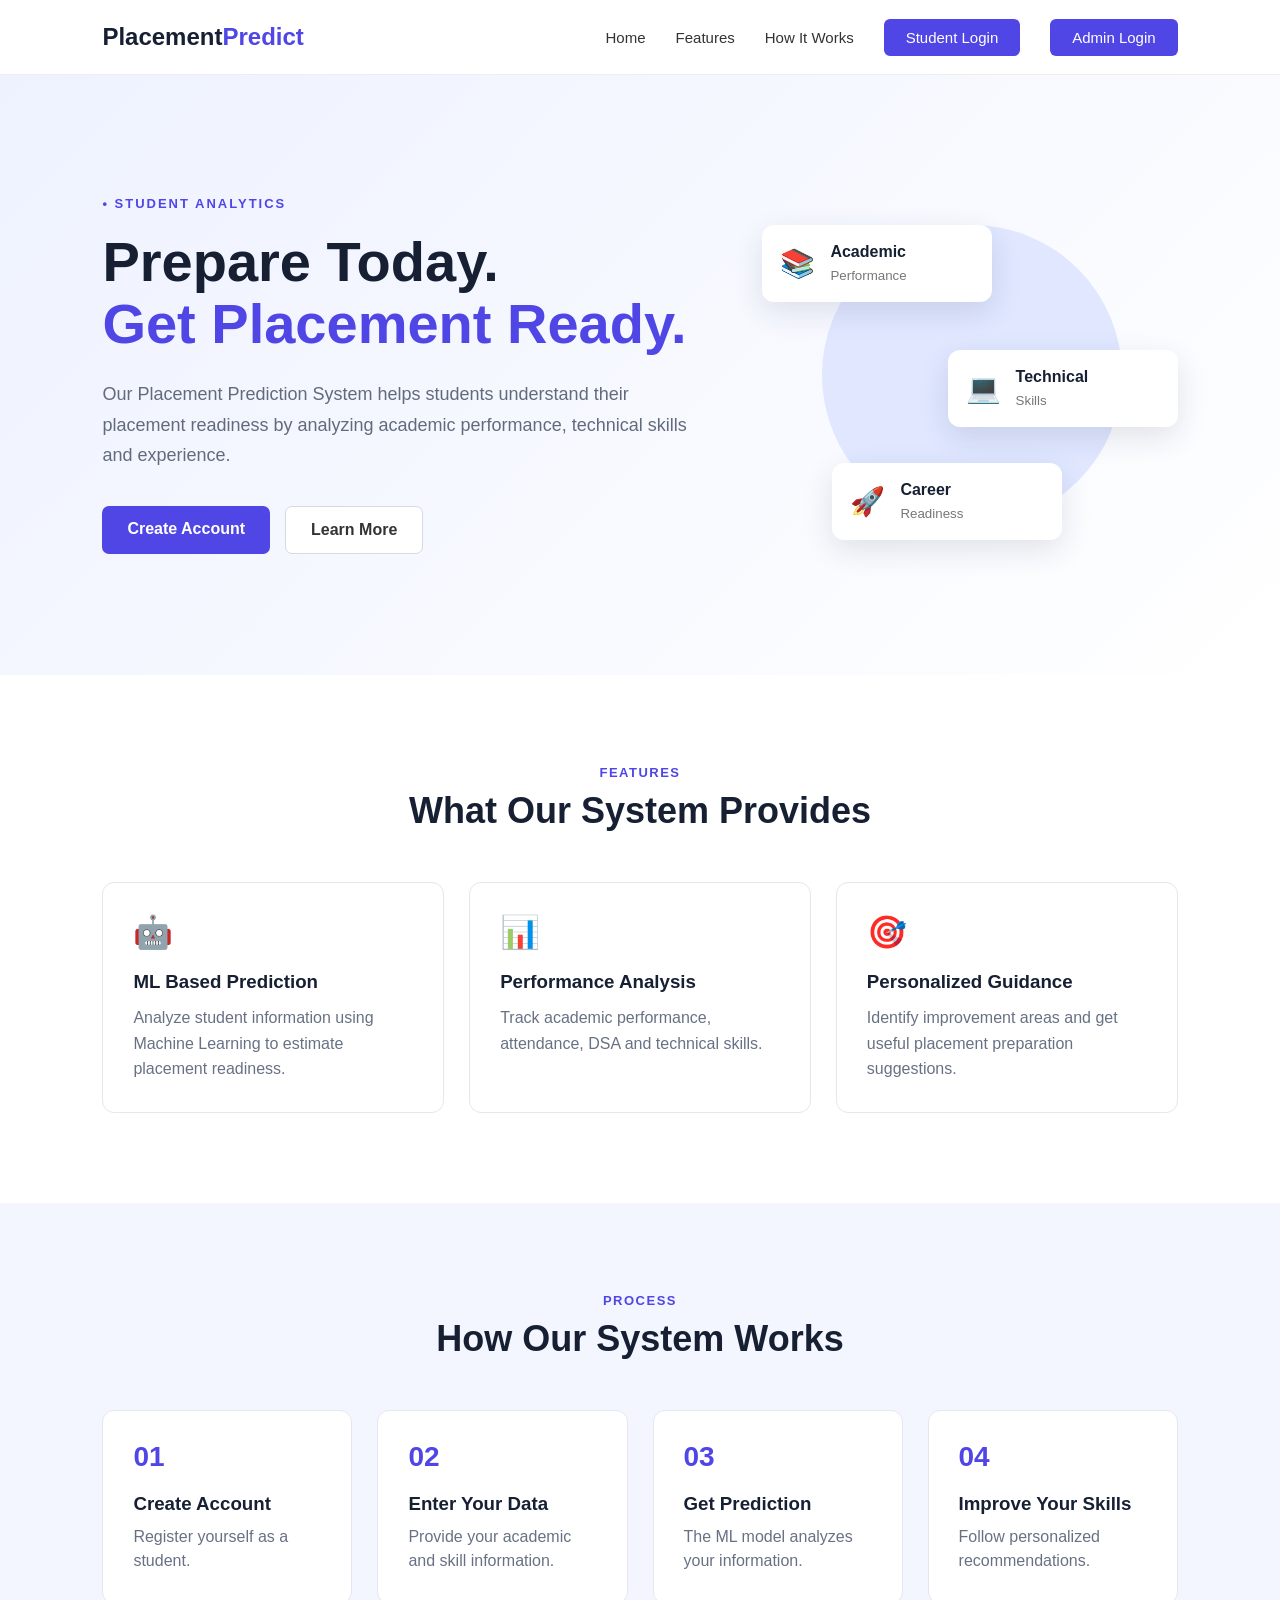
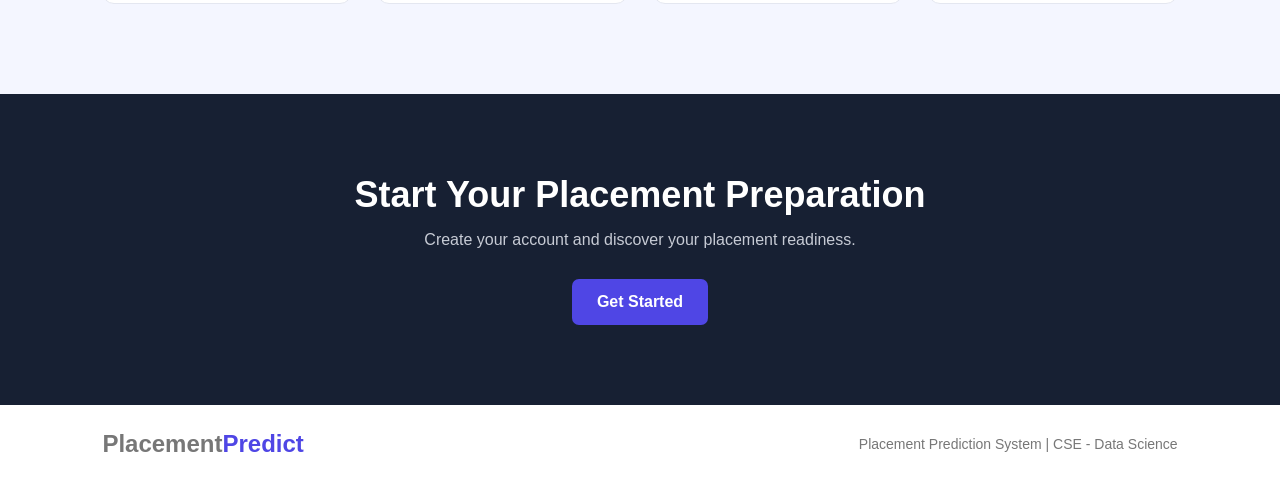
<file: frontend/html/index.html>
<!DOCTYPE html>
<html lang="en">

<head>
    <meta charset="UTF-8">
    <meta name="viewport" content="width=device-width, initial-scale=1.0">

    <title>Placement Prediction System</title>

    <link rel="stylesheet" href="../css/index.css">
</head>

<body>

    <!-- Navbar -->
    <nav class="navbar">

        <div class="logo">
            Placement<span>Predict</span>
        </div>

        <div class="nav-links">
            <a href="#home">Home</a>
            <a href="#features">Features</a>
            <a href="#how-it-works">How It Works</a>
            <a href="login.html" class="login-btn">Student Login</a>
            <a href="admin-login.html" class="login-btn">Admin Login</a>
        </div>

    </nav>


    <!-- Hero Section -->
    <section class="hero" id="home">

        <div class="hero-content">

            <p class="tagline"> • STUDENT ANALYTICS</p>

            <h1>
                Prepare Today.
                <span>Get Placement Ready.</span>
            </h1>

            <p>
                Our Placement Prediction System helps students
                understand their placement readiness by analyzing
                academic performance, technical skills and experience.
            </p>

            <div class="hero-buttons">

                <a href="signup.html" class="primary-btn">
                    Create Account
                </a>

                <a href="#how-it-works" class="secondary-btn">
                    Learn More
                </a>

            </div>

        </div>


        <!-- Simple Illustration -->
        <div class="hero-visual">

            <div class="circle"></div>

            <div class="visual-card card-one">
                <span>📚</span>
                <div>
                    <strong>Academic</strong>
                    <small>Performance</small>
                </div>
            </div>

            <div class="visual-card card-two">
                <span>💻</span>
                <div>
                    <strong>Technical</strong>
                    <small>Skills</small>
                </div>
            </div>

            <div class="visual-card card-three">
                <span>🚀</span>
                <div>
                    <strong>Career</strong>
                    <small>Readiness</small>
                </div>
            </div>

        </div>

    </section>


    <!-- Features -->
    <section class="features" id="features">

        <div class="section-title">

            <p>FEATURES</p>

            <h2>What Our System Provides</h2>

        </div>


        <div class="feature-container">

            <div class="feature-card">

                <div class="feature-icon">🤖</div>

                <h3>ML Based Prediction</h3>

                <p>
                    Analyze student information using Machine Learning
                    to estimate placement readiness.
                </p>

            </div>


            <div class="feature-card">

                <div class="feature-icon">📊</div>

                <h3>Performance Analysis</h3>

                <p>
                    Track academic performance, attendance, DSA
                    and technical skills.
                </p>

            </div>


            <div class="feature-card">

                <div class="feature-icon">🎯</div>

                <h3>Personalized Guidance</h3>

                <p>
                    Identify improvement areas and get useful
                    placement preparation suggestions.
                </p>

            </div>

        </div>

    </section>


    <!-- How It Works -->
    <section class="how-it-works" id="how-it-works">

        <div class="section-title">

            <p>PROCESS</p>

            <h2>How Our System Works</h2>

        </div>


        <div class="steps">

            <div class="step">
                <div class="step-number">01</div>

                <h3>Create Account</h3>

                <p>
                    Register yourself as a student.
                </p>
            </div>


            <div class="step">
                <div class="step-number">02</div>

                <h3>Enter Your Data</h3>

                <p>
                    Provide your academic and skill information.
                </p>
            </div>


            <div class="step">
                <div class="step-number">03</div>

                <h3>Get Prediction</h3>

                <p>
                    The ML model analyzes your information.
                </p>
            </div>


            <div class="step">
                <div class="step-number">04</div>

                <h3>Improve Your Skills</h3>

                <p>
                    Follow personalized recommendations.
                </p>
            </div>

        </div>

    </section>


    <!-- Call To Action -->
    <section class="cta">

        <h2>Start Your Placement Preparation</h2>

        <p>
            Create your account and discover your placement readiness.
        </p>

        <a href="signup.html" class="primary-btn">
            Get Started
        </a>

    </section>


    <!-- Footer -->
    <footer>

        <div class="logo">
            Placement<span>Predict</span>
        </div>

        <p>
            Placement Prediction System | CSE - Data Science
        </p>

    </footer>


</body>

</html>
</file>
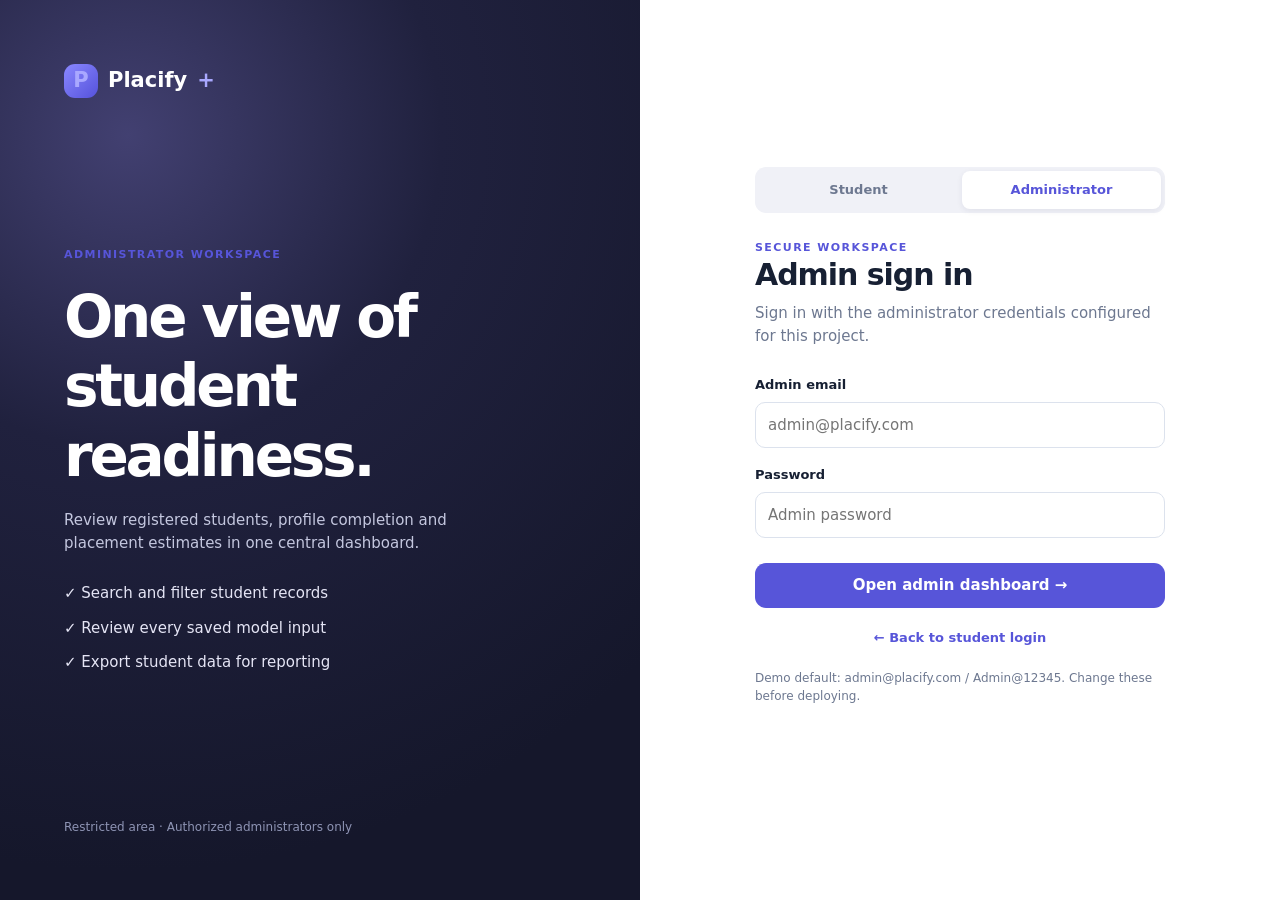
<file: frontend/html/admin-dashboard.html>
<!doctype html><html lang="en"><head><meta charset="utf-8"><meta name="viewport" content="width=device-width,initial-scale=1"><title>Admin dashboard · Placify</title><link rel="stylesheet" href="../css/app.css"></head><body><div class="app-layout"><aside class="sidebar"><a class="brand" href="admin-dashboard.html"><span class="brand-mark">P</span>Placify<span>+</span></a><div><div class="side-label">Administration</div><nav class="side-nav"><a class="active" href="admin-dashboard.html"><span class="nav-icon">▦</span> Overview</a><a href="#students"><span class="nav-icon">♙</span> Student directory</a><a href="#students" id="exportLink"><span class="nav-icon">⇩</span> Export records</a></nav></div><div class="sidebar-bottom"><div class="user-mini"><div class="avatar">A</div><div><strong id="adminName">Administrator</strong><small>Admin account</small></div></div><nav class="side-nav"><button id="logout"><span class="nav-icon">↪</span> Sign out</button></nav></div></aside><main class="main"><div class="topbar"><div class="crumb">Administration / <strong>Overview</strong></div><div class="top-actions"><span class="pill">Admin access</span><button class="icon-button" id="refreshBtn" title="Refresh data">↻</button></div></div><section class="welcome"><div><span class="eyebrow">Placement operations</span><h1>Student overview</h1><p>Monitor registrations, profile completion and generated placement estimates.</p></div><button class="btn" id="exportBtn">⇩ Export CSV</button></section><div id="message" class="alert hidden"></div><div class="grid stats-grid"><article class="stat-card"><div class="stat-head"><span>Registered students</span><span class="stat-icon">♙</span></div><div class="stat-number" id="totalStudents">—</div><div class="stat-foot">All student accounts</div></article><article class="stat-card"><div class="stat-head"><span>Profiles completed</span><span class="stat-icon">◉</span></div><div class="stat-number" id="completedProfiles">—</div><div class="stat-foot" id="completionRate">Student profile submissions</div></article><article class="stat-card"><div class="stat-head"><span>Predictions generated</span><span class="stat-icon">↗</span></div><div class="stat-number" id="predictionsGenerated">—</div><div class="stat-foot">Saved model estimates</div></article><article class="stat-card"><div class="stat-head"><span>Average estimate</span><span class="stat-icon">◎</span></div><div class="stat-number" id="averagePrediction">—</div><div class="stat-foot">Among students with a prediction</div></article></div><section class="card" id="students"><div class="card-head"><div><h2>Student directory</h2><p class="small muted">Select “View details” to inspect the full input profile and estimate.</p></div><span class="pill" id="recordCount">0 records</span></div><div class="toolbar"><input id="searchInput" type="search" placeholder="Search by name, email, roll number or branch…"><select id="statusFilter"><option value="all">All students</option><option value="complete">Profile completed</option><option value="incomplete">Profile incomplete</option><option value="predicted">Prediction generated</option></select><button class="btn secondary" id="clearFilters">Clear filters</button></div><div class="table-wrap"><table><thead><tr><th>Student</th><th>Roll number</th><th>Branch</th><th>Profile</th><th>Estimate</th><th>Joined</th><th>Action</th></tr></thead><tbody id="studentRows"><tr><td colspan="7" class="empty">Loading student records…</td></tr></tbody></table></div><div id="studentDetail" class="card hidden" style="margin-top:18px;box-shadow:none"><div class="card-head"><div><h2 id="detailName">Student details</h2><p class="small muted" id="detailMeta"></p></div><button class="btn ghost" id="closeDetail">Close details</button></div><div id="detailGrid" class="grid detail-grid"></div></div></section><p class="footer-note">Student records are visible only to authenticated admin accounts through the API. Treat academic and personal information as confidential.</p></main></div><script src="../js/common.js"></script><script src="../js/admin-dashboard.js"></script></body></html>
</file>
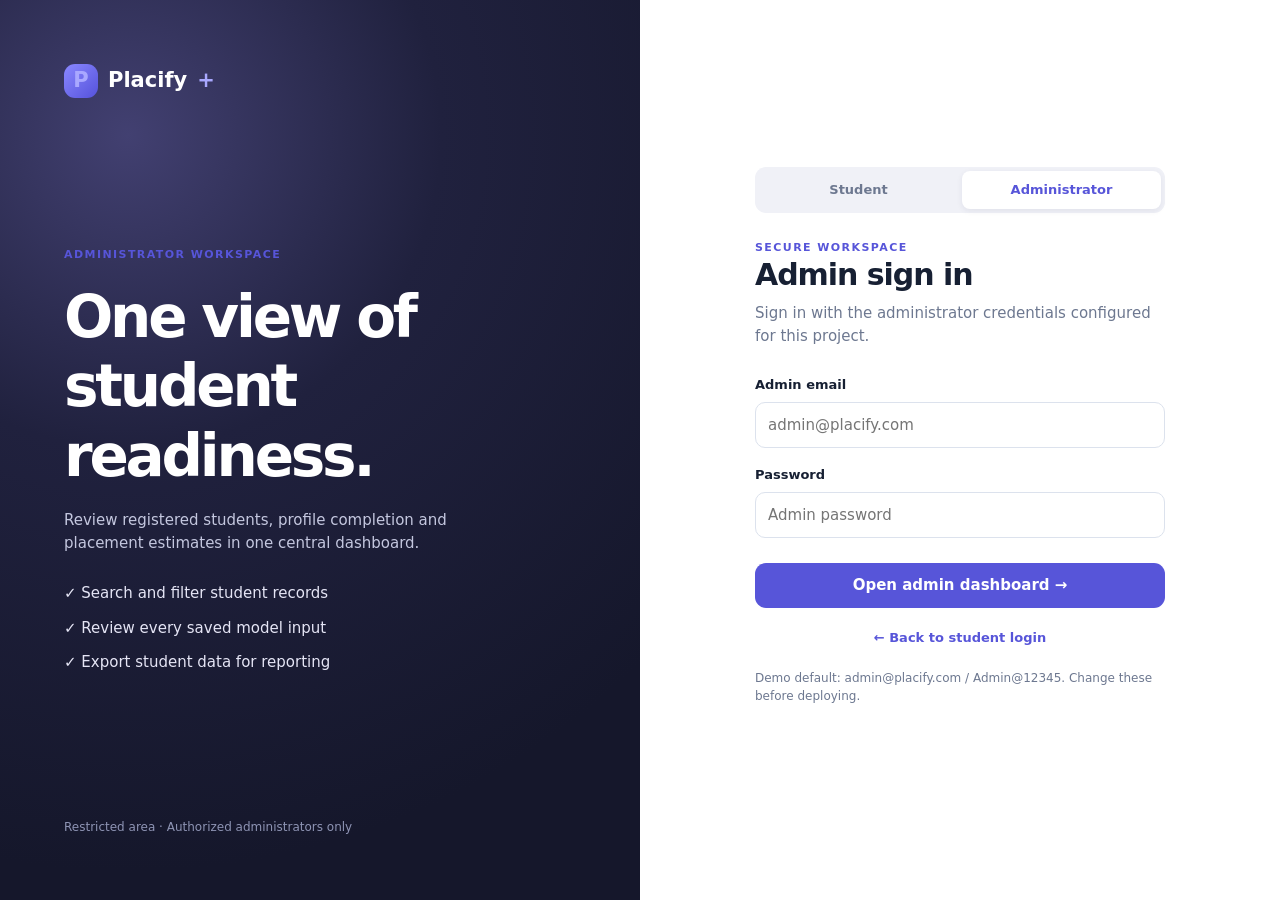
<file: frontend/html/admin-login.html>
<!doctype html><html lang="en"><head><meta charset="utf-8"><meta name="viewport" content="width=device-width,initial-scale=1"><title>Admin sign in · Placify</title><link rel="stylesheet" href="../css/app.css"></head><body><div class="auth-page"><aside class="auth-side"><a class="brand" href="index.html"><span class="brand-mark">P</span>Placify<span>+</span></a><div class="auth-copy"><span class="eyebrow">Administrator workspace</span><h1>One view of student readiness.</h1><p>Review registered students, profile completion and placement estimates in one central dashboard.</p><div class="auth-bullets"><span>✓ Search and filter student records</span><span>✓ Review every saved model input</span><span>✓ Export student data for reporting</span></div></div><div class="auth-foot">Restricted area · Authorized administrators only</div></aside><main class="auth-panel"><form class="auth-form" id="adminLoginForm"><div class="role-switch"><a href="login.html">Student</a><a class="active" href="admin-login.html">Administrator</a></div><span class="eyebrow">Secure workspace</span><h1>Admin sign in</h1><p>Sign in with the administrator credentials configured for this project.</p><div id="message" class="alert hidden"></div><div class="field"><label for="email">Admin email</label><input id="email" type="email" autocomplete="username" placeholder="admin@placify.com" required></div><div class="field"><label for="password">Password</label><input id="password" type="password" autocomplete="current-password" placeholder="Admin password" required></div><button class="btn" type="submit">Open admin dashboard →</button><div class="auth-switch"><a href="login.html">← Back to student login</a></div><p class="small muted" style="margin-top:22px">Demo default: admin@placify.com / Admin@12345. Change these before deploying.</p></form></main></div><script src="../js/common.js"></script><script src="../js/admin-login.js"></script></body></html>
</file>
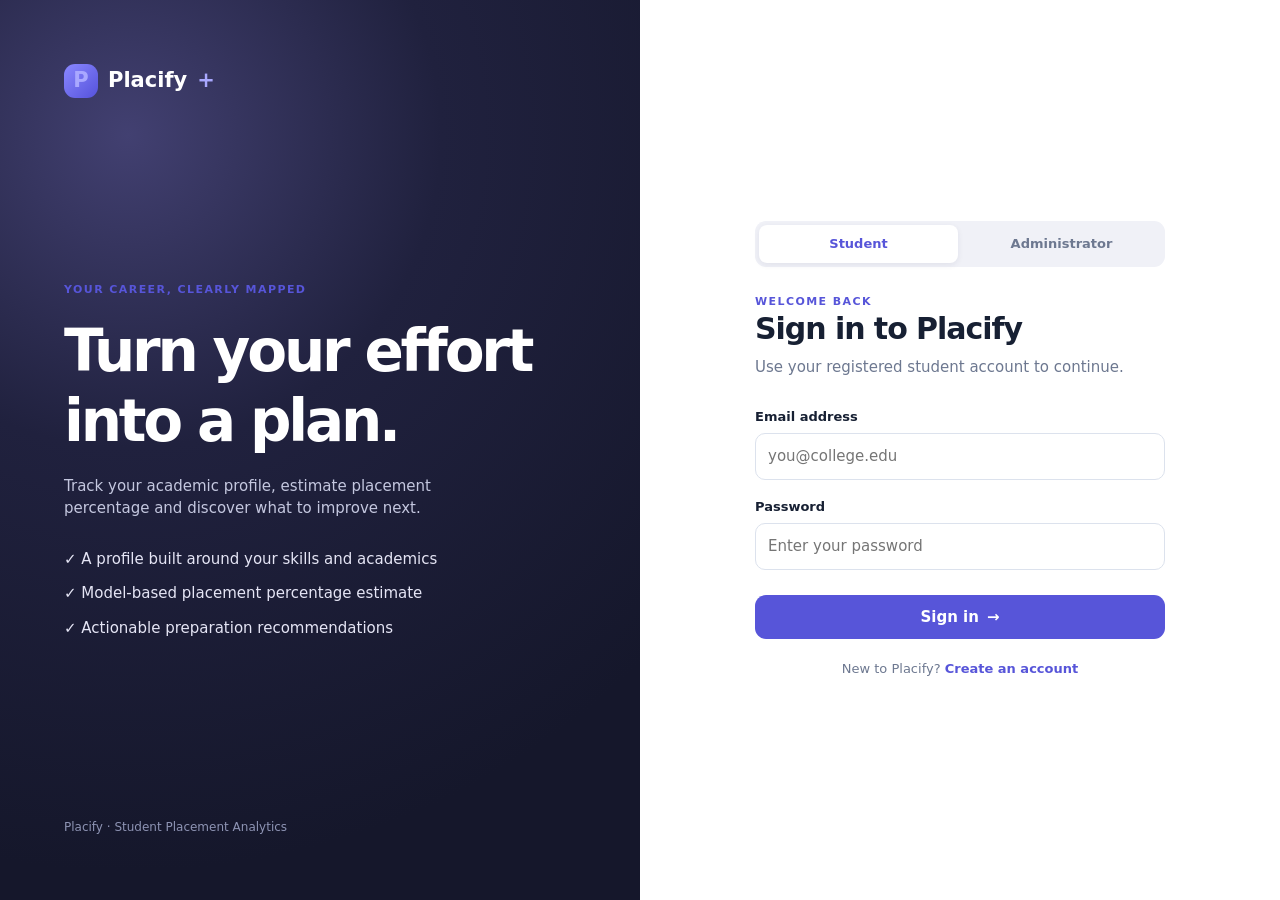
<file: frontend/html/analytics.html>
<!DOCTYPE html>
<html lang="en">

<head>
    <meta charset="UTF-8">
    <meta name="viewport" content="width=device-width, initial-scale=1.0">

    <title>Analytics | Placement Predict</title>

    <link rel="stylesheet" href="../css/analytics.css">
</head>

<body>

    <header class="header">

        <h2>Placement Prediction System</h2>

        <a href="dashboard.html">Dashboard</a>

    </header>


    <main class="analytics-container">

        <div class="page-title">

            <p>STUDENT ANALYTICS</p>

            <h1>Performance Analysis</h1>

            <span id="studentName">
                Student
            </span>

        </div>


        <!-- Performance Cards -->

        <section class="stats">

            <div class="stat-card">

                <h3>CGPA</h3>

                <strong id="cgpa">
                    -
                </strong>

            </div>


            <div class="stat-card">

                <h3>Attendance</h3>

                <strong id="attendance">
                    -
                </strong>

            </div>


            <div class="stat-card">

                <h3>DSA Score</h3>

                <strong id="dsa">
                    -
                </strong>

            </div>


            <div class="stat-card">

                <h3>Projects</h3>

                <strong id="projects">
                    -
                </strong>

            </div>

        </section>


        <!-- Performance Chart -->

        <section class="chart-card">

            <h2>Performance Overview</h2>

            <div class="chart">

                <div class="bar-item">

                    <span>CGPA</span>

                    <div class="bar">
                        <div id="cgpaBar"></div>
                    </div>

                </div>


                <div class="bar-item">

                    <span>Attendance</span>

                    <div class="bar">
                        <div id="attendanceBar"></div>
                    </div>

                </div>


                <div class="bar-item">

                    <span>DSA</span>

                    <div class="bar">
                        <div id="dsaBar"></div>
                    </div>

                </div>


                <div class="bar-item">

                    <span>Technical Skills</span>

                    <div class="bar">
                        <div id="skillsBar"></div>
                    </div>

                </div>

            </div>

        </section>


        <!-- Skills -->

        <section class="skills-card">

            <h2>Technical Skills</h2>

            <div id="skills">
                -
            </div>

        </section>


        <a href="prediction.html" class="prediction-btn">
            View Placement Prediction
        </a>

    </main>


    <script src="../js/analytics.js"></script>

</body>

</html>
</file>
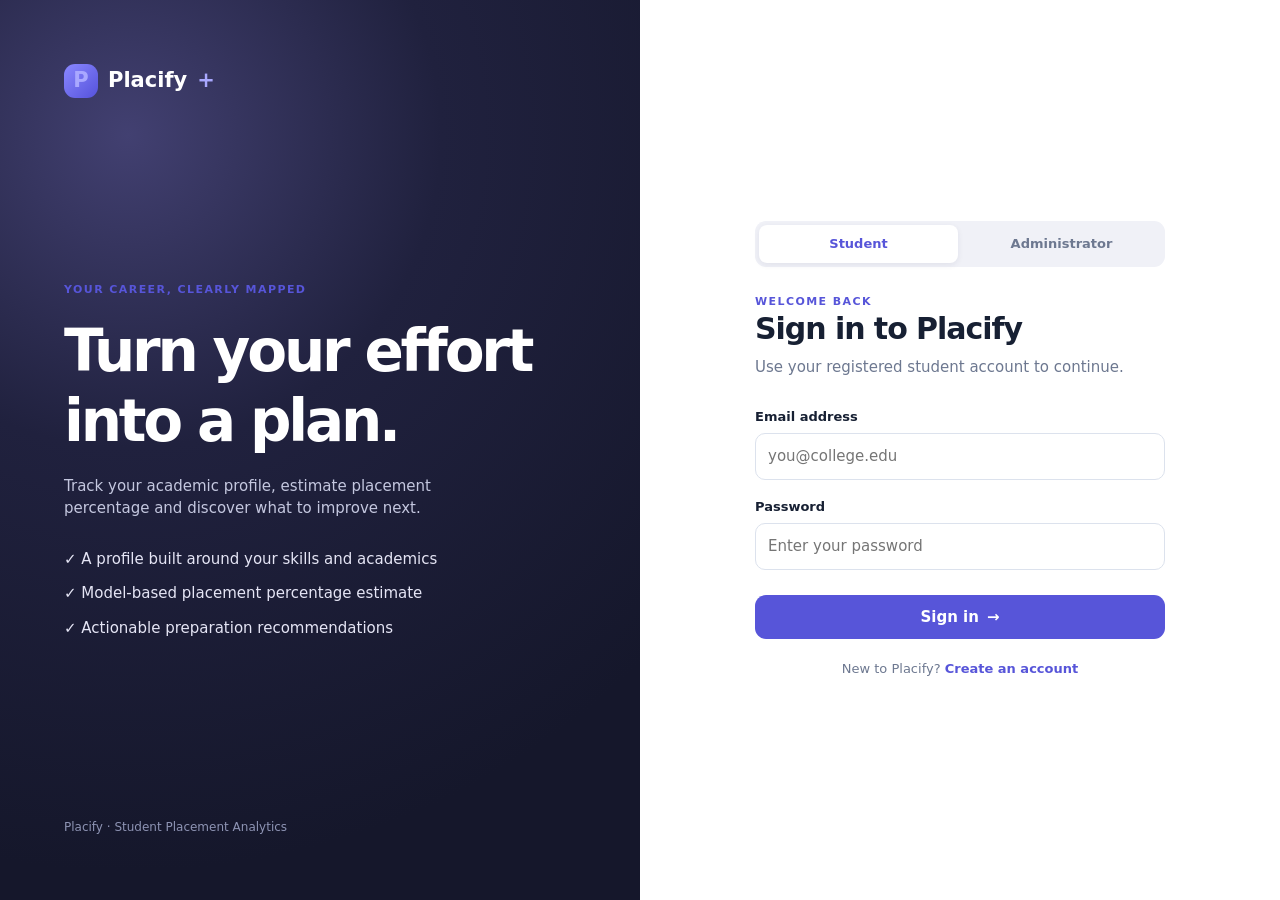
<file: frontend/html/dashboard.html>
<!doctype html><html lang="en"><head><meta charset="utf-8"><meta name="viewport" content="width=device-width,initial-scale=1"><title>Student dashboard · Placify</title><link rel="stylesheet" href="../css/app.css"></head><body><div class="app-layout"><aside class="sidebar"><a class="brand" href="dashboard.html"><span class="brand-mark">P</span>Placify<span>+</span></a><div><div class="side-label">Workspace</div><nav class="side-nav"><a class="active" href="dashboard.html"><span class="nav-icon">▦</span> Overview</a><a href="student-data.html"><span class="nav-icon">◉</span> My student profile</a><a href="prediction.html"><span class="nav-icon">↗</span> Placement prediction</a><a href="recommendations.html"><span class="nav-icon">✧</span> Recommendations</a></nav></div><div class="sidebar-bottom"><div class="user-mini"><div class="avatar" id="avatar">S</div><div><strong id="sideName">Student</strong><small>Student account</small></div></div><nav class="side-nav"><button id="logout"><span class="nav-icon">↪</span> Sign out</button></nav></div></aside><main class="main"><div class="topbar"><div class="crumb">Student workspace / <strong>Overview</strong></div><div class="top-actions"><button class="icon-button" onclick="location.href='student-data.html'" title="Edit profile">✎</button><span class="small muted" id="today"></span></div></div><section class="welcome"><div><span class="eyebrow">Your placement journey</span><h1>Welcome back, <span id="studentName">Student</span> 👋</h1><p>Small, consistent improvements add up. Keep your profile current.</p></div><a class="btn" href="student-data.html">＋ Update profile</a></section><div class="grid stats-grid"><article class="stat-card"><div class="stat-head"><span>Placement estimate</span><span class="stat-icon">↗</span></div><div class="stat-number" id="score">—</div><div class="stat-foot" id="scoreFoot">Generate a prediction to see your estimate</div></article><article class="stat-card"><div class="stat-head"><span>Profile completion</span><span class="stat-icon">◉</span></div><div class="stat-number" id="completion">0%</div><div class="stat-foot">Based on saved student information</div></article><article class="stat-card"><div class="stat-head"><span>Projects</span><span class="stat-icon">⌘</span></div><div class="stat-number" id="projects">—</div><div class="stat-foot">Practical work in your portfolio</div></article><article class="stat-card"><div class="stat-head"><span>Internships</span><span class="stat-icon">▤</span></div><div class="stat-number" id="internships">—</div><div class="stat-foot">Professional experience</div></article></div><div class="grid content-grid"><section class="card"><div class="card-head"><div><h2>Your profile at a glance</h2><p class="muted small">The information used for your latest estimate.</p></div><a class="btn ghost" href="student-data.html">Edit profile</a></div><div id="profileProgress" class="notice">Complete your profile to unlock your placement estimate.</div><div class="progress-row"><span>Profile completion</span><strong id="completionLabel">0%</strong></div><div class="progress-track"><span id="completionBar" style="width:0%"></span></div><div class="grid detail-grid" style="margin-top:20px"><div class="detail-item"><small>CGPA</small><strong id="cgpa">—</strong></div><div class="detail-item"><small>Attendance</small><strong id="attendance">—</strong></div><div class="detail-item"><small>Coding score</small><strong id="coding">—</strong></div><div class="detail-item"><small>Aptitude</small><strong id="aptitude">—</strong></div><div class="detail-item"><small>Branch</small><strong id="branch">—</strong></div><div class="detail-item"><small>College tier</small><strong id="tier">—</strong></div></div><p class="footer-note">Placement percentage is a model estimate based on the profile values you enter; it is not a guarantee of employment.</p></section><section class="card"><div class="card-head"><div><h2>Quick actions</h2><p class="muted small">Continue where you left off.</p></div></div><div class="quick-links"><a class="quick-link" href="student-data.html"><span class="stat-icon">◉</span><span><strong>Complete student profile</strong><small>Academics, skills and experience</small></span><span class="arrow">→</span></a><a class="quick-link" href="prediction.html"><span class="stat-icon">↗</span><span><strong>Generate prediction</strong><small>Estimate your placement percentage</small></span><span class="arrow">→</span></a><a class="quick-link" href="recommendations.html"><span class="stat-icon">✧</span><span><strong>View recommendations</strong><small>Find your next improvement steps</small></span><span class="arrow">→</span></a></div><div class="notice" style="margin-top:18px">Tip: keep your scores realistic and update your profile as you gain projects, certifications or interview practice.</div></section></div></main></div><script src="../js/common.js"></script><script src="../js/dashboard.js"></script></body></html>
</file>
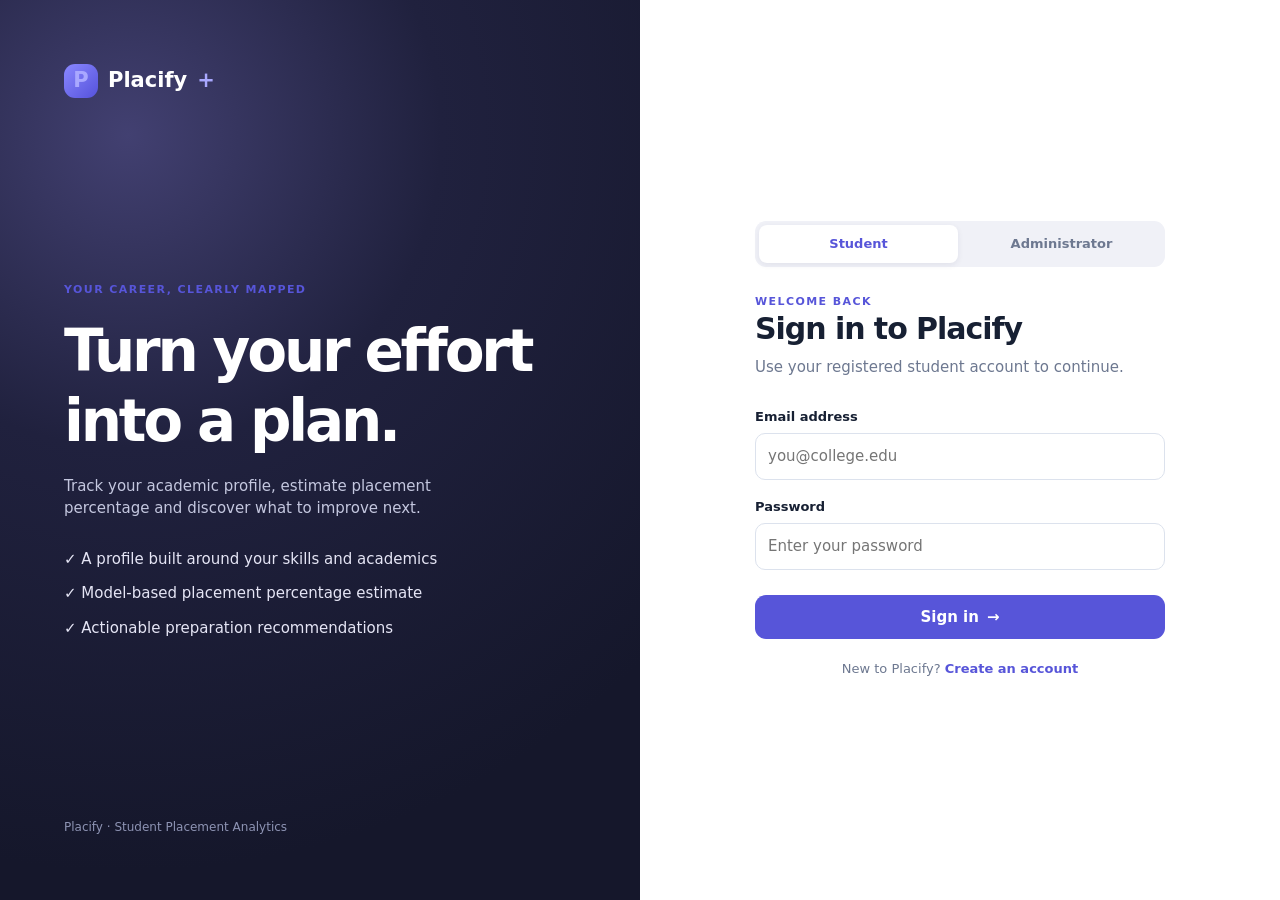
<file: frontend/html/login.html>
<!doctype html><html lang="en"><head><meta charset="utf-8"><meta name="viewport" content="width=device-width,initial-scale=1"><title>Login · Placify</title><link rel="stylesheet" href="../css/app.css"></head><body><div class="auth-page"><aside class="auth-side"><a class="brand" href="index.html"><span class="brand-mark">P</span>Placify<span>+</span></a><div class="auth-copy"><span class="eyebrow">Your career, clearly mapped</span><h1>Turn your effort into a plan.</h1><p>Track your academic profile, estimate placement percentage and discover what to improve next.</p><div class="auth-bullets"><span>✓ A profile built around your skills and academics</span><span>✓ Model-based placement percentage estimate</span><span>✓ Actionable preparation recommendations</span></div></div><div class="auth-foot">Placify · Student Placement Analytics</div></aside><main class="auth-panel"><form class="auth-form" id="loginForm"><div class="role-switch"><a class="active" href="login.html">Student</a><a href="admin-login.html">Administrator</a></div><span class="eyebrow">Welcome back</span><h1>Sign in to Placify</h1><p>Use your registered student account to continue.</p><div id="message" class="alert hidden"></div><div class="field"><label for="email">Email address</label><input id="email" type="email" autocomplete="email" placeholder="you@college.edu" required></div><div class="field"><label for="password">Password</label><input id="password" type="password" autocomplete="current-password" placeholder="Enter your password" required></div><button class="btn" type="submit">Sign in <span>→</span></button><div class="auth-switch">New to Placify? <a href="signup.html">Create an account</a></div></form></main></div><script src="../js/common.js"></script><script src="../js/login.js"></script></body></html>
</file>
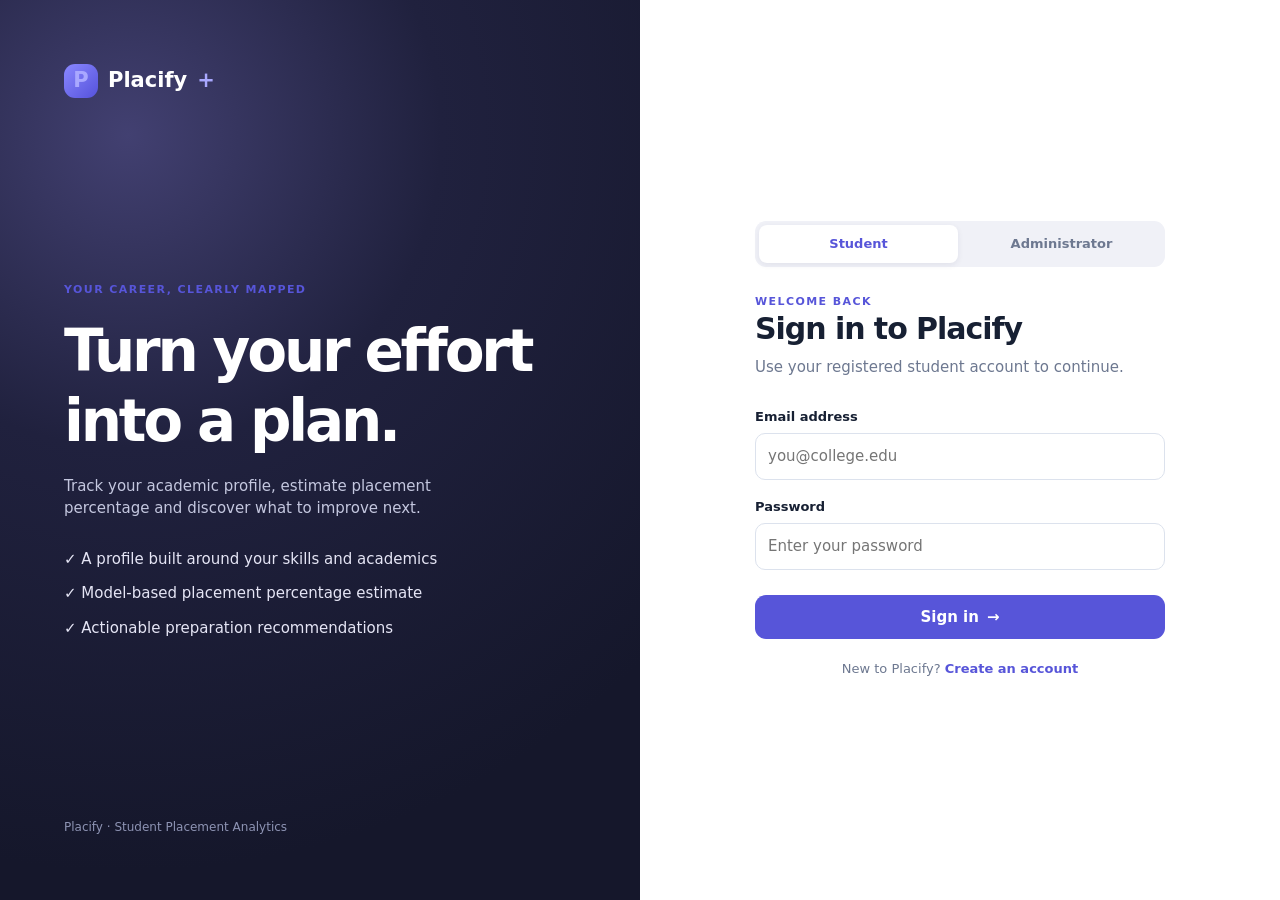
<file: frontend/html/prediction.html>
<!doctype html><html lang="en"><head><meta charset="utf-8"><meta name="viewport" content="width=device-width,initial-scale=1"><title>Placement prediction · Placify</title><link rel="stylesheet" href="../css/app.css"></head><body><div class="app-layout"><aside class="sidebar"><a class="brand" href="dashboard.html"><span class="brand-mark">P</span>Placify<span>+</span></a><div><div class="side-label">Workspace</div><nav class="side-nav"><a href="dashboard.html"><span class="nav-icon">▦</span> Overview</a><a href="student-data.html"><span class="nav-icon">◉</span> My student profile</a><a class="active" href="prediction.html"><span class="nav-icon">↗</span> Placement prediction</a><a href="recommendations.html"><span class="nav-icon">✧</span> Recommendations</a></nav></div><div class="sidebar-bottom"><div class="user-mini"><div class="avatar" id="avatar">S</div><div><strong id="sideName">Student</strong><small>Student account</small></div></div><nav class="side-nav"><button id="logout"><span class="nav-icon">↪</span> Sign out</button></nav></div></aside><main class="main"><div class="topbar"><div class="crumb"><a href="dashboard.html">Overview</a> / <strong>Placement prediction</strong></div></div><section class="welcome"><div><span class="eyebrow">Machine learning estimate</span><h1>Your placement outlook</h1><p>Generate a fresh estimate using your saved student profile.</p></div><button id="predictBtn" class="btn">↗ Generate prediction</button></section><div id="message" class="alert hidden"></div><section class="result-hero"><div><span class="eyebrow" style="color:#b9b7ff">Your estimated placement percentage</span><h2 style="font-size:23px;margin:8px 0">A snapshot of your current profile</h2><p id="resultNote">Save your student profile, then generate a prediction.</p></div><div class="result-score" id="predictionScore">—<small>%</small></div></section><div class="grid content-grid"><section class="card"><div class="card-head"><div><h2>Inputs used for this estimate</h2><p class="small muted">Values from your saved profile.</p></div><a class="btn ghost" href="student-data.html">Edit inputs</a></div><div id="inputDetails" class="grid detail-grid"><div class="empty">Loading profile…</div></div></section><section class="card"><div class="card-head"><div><h2>What this means</h2><p class="small muted">Use this as guidance, not a promise.</p></div></div><div class="notice">The percentage is a model output based on the dataset and the profile values you entered. It does not represent a guaranteed probability of receiving a job offer.</div><div class="quick-links" style="margin-top:16px"><a class="quick-link" href="recommendations.html"><span class="stat-icon">✧</span><span><strong>Personalized recommendations</strong><small>Turn your gaps into next steps</small></span><span class="arrow">→</span></a><a class="quick-link" href="dashboard.html"><span class="stat-icon">▦</span><span><strong>Back to overview</strong><small>Review your current profile</small></span><span class="arrow">→</span></a></div></section></div></main></div><script src="../js/common.js"></script><script src="../js/prediction.js"></script></body></html>
</file>
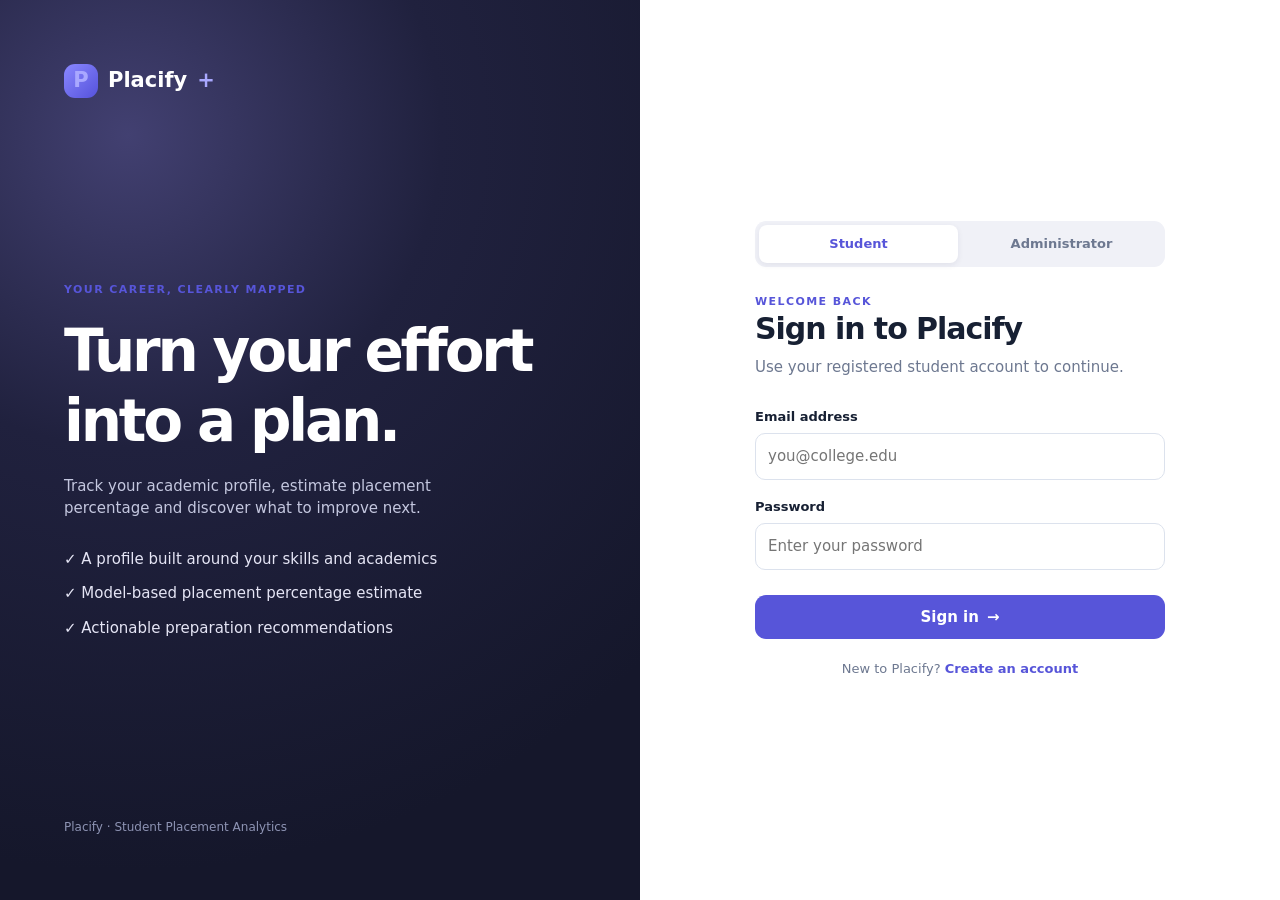
<file: frontend/html/recommendations.html>
<!doctype html><html lang="en"><head><meta charset="utf-8"><meta name="viewport" content="width=device-width,initial-scale=1"><title>Recommendations · Placify</title><link rel="stylesheet" href="../css/app.css"></head><body><div class="app-layout"><aside class="sidebar"><a class="brand" href="dashboard.html"><span class="brand-mark">P</span>Placify<span>+</span></a><div><div class="side-label">Workspace</div><nav class="side-nav"><a href="dashboard.html"><span class="nav-icon">▦</span> Overview</a><a href="student-data.html"><span class="nav-icon">◉</span> My student profile</a><a href="prediction.html"><span class="nav-icon">↗</span> Placement prediction</a><a class="active" href="recommendations.html"><span class="nav-icon">✧</span> Recommendations</a></nav></div><div class="sidebar-bottom"><div class="user-mini"><div class="avatar" id="avatar">S</div><div><strong id="sideName">Student</strong><small>Student account</small></div></div><nav class="side-nav"><button id="logout"><span class="nav-icon">↪</span> Sign out</button></nav></div></aside><main class="main"><div class="topbar"><div class="crumb"><a href="dashboard.html">Overview</a> / <strong>Recommendations</strong></div></div><section class="welcome"><div><span class="eyebrow">Your next steps</span><h1>Improve one area at a time</h1><p>These suggestions are based on the information in your saved profile.</p></div><a class="btn ghost" href="student-data.html">Update profile</a></section><div id="message" class="alert hidden"></div><section class="card"><div class="card-head"><div><h2>Suggested improvement plan</h2><p class="small muted">Practical actions to strengthen your placement preparation.</p></div></div><div id="recommendationList" class="grid" style="grid-template-columns:repeat(auto-fit,minmax(230px,1fr))"><div class="empty">Loading recommendations…</div></div></section><p class="footer-note">Recommendations are rule-based learning suggestions and are not a hiring decision. Follow your college's official eligibility rules.</p></main></div><script src="../js/common.js"></script><script src="../js/recommendations.js"></script></body></html>
</file>
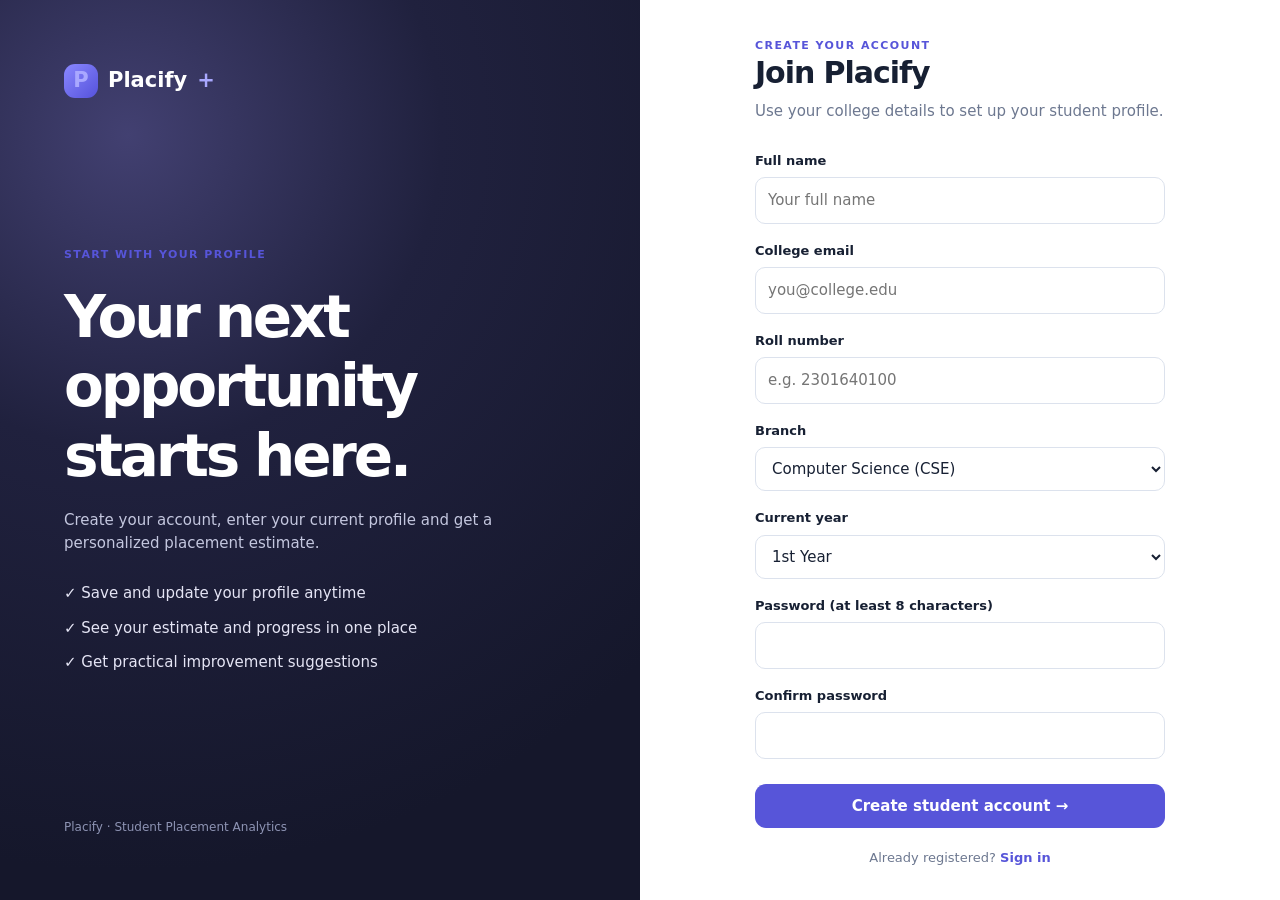
<file: frontend/html/signup.html>
<!doctype html><html lang="en"><head><meta charset="utf-8"><meta name="viewport" content="width=device-width,initial-scale=1"><title>Create account · Placify</title><link rel="stylesheet" href="../css/app.css"></head><body><div class="auth-page"><aside class="auth-side"><a class="brand" href="index.html"><span class="brand-mark">P</span>Placify<span>+</span></a><div class="auth-copy"><span class="eyebrow">Start with your profile</span><h1>Your next opportunity starts here.</h1><p>Create your account, enter your current profile and get a personalized placement estimate.</p><div class="auth-bullets"><span>✓ Save and update your profile anytime</span><span>✓ See your estimate and progress in one place</span><span>✓ Get practical improvement suggestions</span></div></div><div class="auth-foot">Placify · Student Placement Analytics</div></aside><main class="auth-panel"><form class="auth-form" id="signupForm"><span class="eyebrow">Create your account</span><h1>Join Placify</h1><p>Use your college details to set up your student profile.</p><div id="message" class="alert hidden"></div><div class="field"><label for="name">Full name</label><input id="name" required minlength="2" autocomplete="name" placeholder="Your full name"></div><div class="field"><label for="email">College email</label><input id="email" type="email" required autocomplete="email" placeholder="you@college.edu"></div><div class="field"><label for="roll">Roll number</label><input id="roll" required placeholder="e.g. 2301640100"></div><div class="field"><label for="branch">Branch</label><select id="branch" required><option value="CSE">Computer Science (CSE)</option><option value="IT">Information Technology</option><option value="ECE">Electronics (ECE)</option><option value="EEE">Electrical (EEE)</option><option value="Civil">Civil</option><option value="Mechanical">Mechanical</option><option value="CSE-DS">CSE - Data Science</option><option value="Other">Other</option></select></div><div class="field"><label for="year">Current year</label><select id="year" required><option value="1st Year">1st Year</option><option value="2nd Year">2nd Year</option><option value="3rd Year">3rd Year</option><option value="4th Year">4th Year</option></select></div><div class="field"><label for="password">Password (at least 8 characters)</label><input id="password" type="password" required minlength="8" autocomplete="new-password"></div><div class="field"><label for="confirmPassword">Confirm password</label><input id="confirmPassword" type="password" required minlength="8" autocomplete="new-password"></div><button class="btn" type="submit">Create student account →</button><div class="auth-switch">Already registered? <a href="login.html">Sign in</a></div></form></main></div><script src="../js/common.js"></script><script src="../js/signup.js"></script></body></html>
</file>
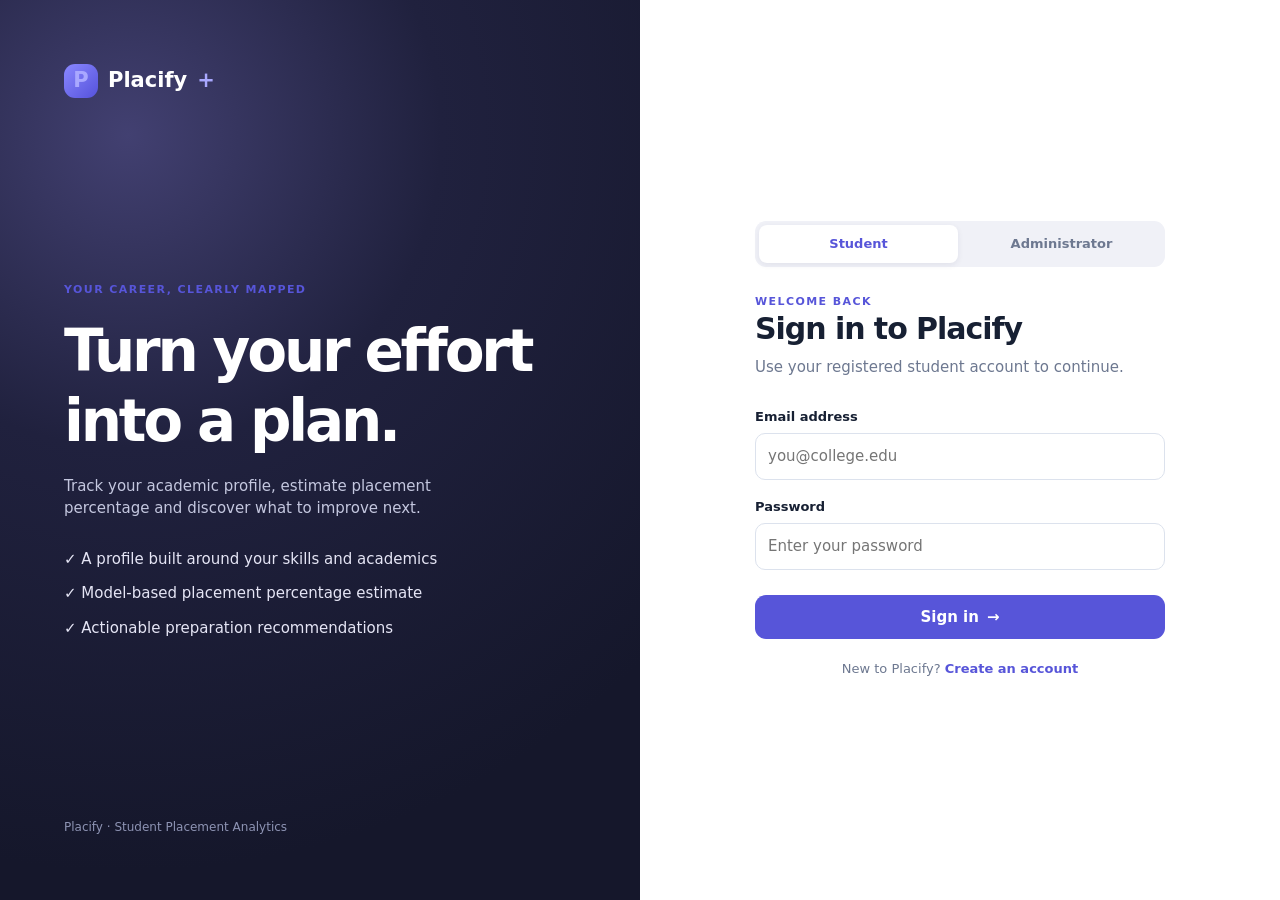
<file: frontend/html/student-data.html>
<!doctype html><html lang="en"><head><meta charset="utf-8"><meta name="viewport" content="width=device-width,initial-scale=1"><title>Student profile · Placify</title><link rel="stylesheet" href="../css/app.css"></head><body><div class="app-layout"><aside class="sidebar"><a class="brand" href="dashboard.html"><span class="brand-mark">P</span>Placify<span>+</span></a><div><div class="side-label">Workspace</div><nav class="side-nav"><a href="dashboard.html"><span class="nav-icon">▦</span> Overview</a><a class="active" href="student-data.html"><span class="nav-icon">◉</span> My student profile</a><a href="prediction.html"><span class="nav-icon">↗</span> Placement prediction</a><a href="recommendations.html"><span class="nav-icon">✧</span> Recommendations</a></nav></div><div class="sidebar-bottom"><div class="user-mini"><div class="avatar" id="avatar">S</div><div><strong id="sideName">Student</strong><small>Student account</small></div></div><nav class="side-nav"><button id="logout"><span class="nav-icon">↪</span> Sign out</button></nav></div></aside><main class="main"><div class="topbar"><div class="crumb"><a href="dashboard.html">Overview</a> / <strong>Student profile</strong></div><span class="small muted">Profile data</span></div><section class="welcome"><div><span class="eyebrow">Student information</span><h1>Build your placement profile</h1><p>Enter the latest values you know. These are the features sent to the trained model.</p></div></section><form id="profileForm" class="card form-card"><div id="message" class="alert hidden"></div><section class="form-section"><div class="section-intro"><h2>01 · Academic and personal details</h2><p>Use your current academic information and the categories used by your college.</p></div><div class="form-grid"><div class="field"><label for="age">Age</label><input id="age" type="number" min="16" max="70" value="21" required></div><div class="field"><label for="gender">Gender</label><select id="gender"><option>Prefer not to say</option><option>Female</option><option>Male</option></select></div><div class="field"><label for="cgpa">CGPA (0–10)</label><input id="cgpa" type="number" min="0" max="10" step="0.01" required placeholder="e.g. 8.2"></div><div class="field"><label for="branch">Branch</label><select id="branch"><option value="CSE">CSE</option><option value="CSE-DS">CSE - Data Science</option><option value="IT">IT</option><option value="ECE">ECE</option><option value="EEE">EEE</option><option value="Civil">Civil</option><option value="Mechanical">Mechanical</option><option value="Other">Other</option></select></div><div class="field"><label for="college_tier">College tier</label><select id="college_tier"><option>Tier 1</option><option selected>Tier 2</option><option>Tier 3</option></select></div><div class="field"><label for="attendance_percentage">Attendance (%)</label><input id="attendance_percentage" type="number" min="0" max="100" step="0.1" required placeholder="e.g. 86"></div></div></section><section class="form-section"><div class="section-intro"><h2>02 · Technical skills and assessments</h2><p>Enter scores out of 100 based on your latest practice tests or mock assessments.</p></div><div class="form-grid"><div class="field"><label for="coding_skill_score">Coding skill score</label><input id="coding_skill_score" type="number" min="0" max="100" required></div><div class="field"><label for="aptitude_score">Aptitude score</label><input id="aptitude_score" type="number" min="0" max="100" required></div><div class="field"><label for="communication_skill_score">Communication score</label><input id="communication_skill_score" type="number" min="0" max="100" required></div><div class="field"><label for="logical_reasoning_score">Logical reasoning score</label><input id="logical_reasoning_score" type="number" min="0" max="100" required></div><div class="field"><label for="mock_interview_score">Mock interview score</label><input id="mock_interview_score" type="number" min="0" max="100" value="50" required></div><div class="field"><label for="certifications_count">Certifications completed</label><input id="certifications_count" type="number" min="0" max="100" value="0" required></div></div></section><section class="form-section"><div class="section-intro"><h2>03 · Projects and experience</h2><p>Include completed work and genuine participation only.</p></div><div class="form-grid"><div class="field"><label for="internships_count">Internships</label><input id="internships_count" type="number" min="0" max="50" value="0" required></div><div class="field"><label for="projects_count">Projects</label><input id="projects_count" type="number" min="0" max="100" value="0" required></div><div class="field"><label for="hackathons_participated">Hackathons participated</label><input id="hackathons_participated" type="number" min="0" max="100" value="0" required></div><div class="field"><label for="github_repos">Public GitHub repositories</label><input id="github_repos" type="number" min="0" max="1000" value="0" required></div><div class="field"><label for="linkedin_connections">LinkedIn connections</label><input id="linkedin_connections" type="number" min="0" max="100000" value="0" required></div><div class="field"><label for="backlogs">Current backlogs</label><input id="backlogs" type="number" min="0" max="100" value="0" required></div></div></section><section class="form-section"><div class="section-intro"><h2>04 · Personal development</h2><p>These inputs provide additional context to the model. Use reasonable averages.</p></div><div class="form-grid"><div class="field"><label for="extracurricular_score">Extracurricular score (0–100)</label><input id="extracurricular_score" type="number" min="0" max="100" value="50" required></div><div class="field"><label for="leadership_score">Leadership score (0–100)</label><input id="leadership_score" type="number" min="0" max="100" value="50" required></div><div class="field"><label for="volunteer_experience">Volunteer experience</label><select id="volunteer_experience"><option>No</option><option>Yes</option></select></div><div class="field"><label for="sleep_hours">Average sleep (hours/day)</label><input id="sleep_hours" type="number" min="0" max="24" step="0.5" value="7" required></div><div class="field"><label for="study_hours_per_day">Study hours per day</label><input id="study_hours_per_day" type="number" min="0" max="24" step="0.5" value="3" required></div></div></section><div class="form-actions"><a class="btn secondary" href="dashboard.html">Cancel</a><button class="btn" type="submit">Save profile →</button></div><p class="footer-note">Your information is stored by the Placify backend for this demo application. Only enter information you are comfortable using in a student project.</p></form></main></div><script src="../js/common.js"></script><script src="../js/student-data.js"></script></body></html>
</file>
<file: frontend/css/index.css>
* {
    margin: 0;
    padding: 0;
    box-sizing: border-box;
}

html {
    scroll-behavior: smooth;
}

body {
    font-family: Arial, sans-serif;
    color: #172033;
    background: #f8faff;
}


/* ================= NAVBAR ================= */

.navbar {
    height: 75px;
    padding: 0 8%;

    display: flex;
    justify-content: space-between;
    align-items: center;

    background: white;

    border-bottom: 1px solid #eeeeee;
}

.logo {
    font-size: 24px;
    font-weight: bold;
}

.logo span {
    color: #4f46e5;
}

.nav-links {
    display: flex;
    align-items: center;
    gap: 30px;
}

.nav-links a {
    text-decoration: none;
    color: #333;
    font-size: 15px;
}

.login-btn {
    background: #4f46e5;
    color: white !important;

    padding: 10px 22px;

    border-radius: 6px;
}


/* ================= HERO ================= */

.hero {
    min-height: 600px;

    padding: 80px 8%;

    display: flex;
    justify-content: space-between;
    align-items: center;

    gap: 60px;

    background: linear-gradient(135deg, #eef2ff, #ffffff);
}

.hero-content {
    max-width: 600px;
}

.tagline {
    color: #4f46e5;

    font-size: 13px;
    font-weight: bold;

    letter-spacing: 2px;

    margin-bottom: 20px;
}

.hero h1 {
    font-size: 56px;

    line-height: 1.1;

    margin-bottom: 25px;
}

.hero h1 span {
    display: block;
    color: #4f46e5;
}

.hero-content > p:not(.tagline) {
    color: #626b7c;

    font-size: 18px;

    line-height: 1.7;

    margin-bottom: 35px;
}


/* Buttons */

.hero-buttons {
    display: flex;
    gap: 15px;
}

.primary-btn,
.secondary-btn {
    display: inline-block;

    padding: 14px 25px;

    border-radius: 7px;

    text-decoration: none;

    font-weight: bold;
}

.primary-btn {
    background: #4f46e5;
    color: white;
}

.secondary-btn {
    background: white;

    color: #333;

    border: 1px solid #d5d9e2;
}


/* ================= HERO VISUAL ================= */

.hero-visual {
    width: 430px;
    height: 400px;

    position: relative;
}

.circle {
    width: 300px;
    height: 300px;

    border-radius: 50%;

    background: #e0e7ff;

    position: absolute;

    top: 50px;
    left: 60px;
}

.visual-card {
    position: absolute;

    width: 230px;

    padding: 18px;

    display: flex;
    align-items: center;

    gap: 15px;

    background: white;

    border-radius: 12px;

    box-shadow: 0 10px 30px rgba(30, 40, 80, 0.12);
}

.visual-card span {
    font-size: 28px;
}

.visual-card strong {
    display: block;

    margin-bottom: 5px;
}

.visual-card small {
    color: #777;
}

.card-one {
    top: 50px;
    left: 0;
}

.card-two {
    top: 175px;
    right: 0;
}

.card-three {
    bottom: 35px;
    left: 70px;
}


/* ================= SECTIONS ================= */

.features,
.how-it-works {
    padding: 90px 8%;
    background: white;
}

.section-title {
    text-align: center;

    max-width: 650px;

    margin: 0 auto 50px;
}

.section-title p {
    color: #4f46e5;

    font-size: 13px;

    font-weight: bold;

    letter-spacing: 1.5px;

    margin-bottom: 10px;
}

.section-title h2 {
    font-size: 36px;
}


/* ================= FEATURES ================= */

.feature-container {
    display: grid;

    grid-template-columns: repeat(3, 1fr);

    gap: 25px;
}

.feature-card {
    padding: 30px;

    border: 1px solid #e5e7eb;

    border-radius: 12px;

    transition: 0.3s;
}

.feature-card:hover {
    transform: translateY(-6px);

    box-shadow: 0 12px 30px rgba(0, 0, 0, 0.08);
}

.feature-icon {
    font-size: 32px;

    margin-bottom: 20px;
}

.feature-card h3 {
    margin-bottom: 12px;
}

.feature-card p {
    color: #687184;

    line-height: 1.6;
}


/* ================= HOW IT WORKS ================= */

.how-it-works {
    background: #f4f6ff;
}

.steps {
    display: grid;

    grid-template-columns: repeat(4, 1fr);

    gap: 25px;
}

.step {
    background: white;

    padding: 30px;

    border-radius: 12px;

    border: 1px solid #e4e7f0;
}

.step-number {
    color: #4f46e5;

    font-size: 28px;

    font-weight: bold;

    margin-bottom: 20px;
}

.step h3 {
    margin-bottom: 10px;
}

.step p {
    color: #687184;

    line-height: 1.5;
}


/* ================= CTA ================= */

.cta {
    text-align: center;

    padding: 80px 20px;

    background: #172033;

    color: white;
}

.cta h2 {
    font-size: 36px;

    margin-bottom: 15px;
}

.cta p {
    color: #c7cbd5;

    margin-bottom: 30px;
}


/* ================= FOOTER ================= */

footer {
    padding: 25px 8%;

    display: flex;

    justify-content: space-between;

    align-items: center;

    background: white;

    color: #777;

    font-size: 14px;
}


/* ================= RESPONSIVE ================= */

@media (max-width: 900px) {

    .hero {
        flex-direction: column;

        text-align: center;
    }

    .hero-buttons {
        justify-content: center;
    }

    .hero-visual {
        width: 100%;
        max-width: 430px;
    }

    .feature-container {
        grid-template-columns: 1fr;
    }

    .steps {
        grid-template-columns: repeat(2, 1fr);
    }
}


@media (max-width: 600px) {

    .navbar {
        padding: 0 20px;
    }

    .nav-links {
        gap: 10px;
    }

    .nav-links a:not(.login-btn) {
        display: none;
    }

    .hero {
        padding: 60px 25px;
    }

    .hero h1 {
        font-size: 40px;
    }

    .hero-visual {
        transform: scale(0.85);
    }

    .steps {
        grid-template-columns: 1fr;
    }

    footer {
        flex-direction: column;
        gap: 10px;

        text-align: center;
    }
}
</file>
<file: frontend/css/app.css>
:root{--bg:#f5f7fb;--surface:#fff;--ink:#172033;--muted:#6d7890;--line:#e5eaf2;--brand:#5755d9;--brand2:#7774f4;--soft:#eeedff;--green:#12805c;--amber:#b7791f;--red:#c2414b;--shadow:0 12px 35px rgba(24,34,68,.07)}*{box-sizing:border-box}body{margin:0;background:var(--bg);color:var(--ink);font:15px/1.5 Inter,ui-sans-serif,system-ui,-apple-system,BlinkMacSystemFont,"Segoe UI",sans-serif}a{color:inherit;text-decoration:none}button,input,select{font:inherit}button,.btn{border:0;border-radius:11px;background:var(--brand);color:#fff;padding:11px 16px;cursor:pointer;font-weight:650;display:inline-flex;align-items:center;justify-content:center;gap:8px;transition:.2s}button:hover,.btn:hover{background:#4442c4;transform:translateY(-1px)}button:disabled{opacity:.55;cursor:wait;transform:none}.btn.secondary{background:#f0f1f7;color:var(--ink)}.btn.ghost{background:transparent;color:var(--brand);border:1px solid var(--line)}.btn.danger{background:#fff0f1;color:var(--red)}.muted{color:var(--muted)}.small{font-size:12px}.eyebrow{font-size:11px;letter-spacing:.13em;text-transform:uppercase;font-weight:800;color:var(--brand)}h1,h2,h3,p{margin-top:0}h1{font-size:clamp(26px,3vw,34px);line-height:1.2;letter-spacing:-.035em;margin-bottom:9px}h2{font-size:19px;letter-spacing:-.02em}h3{font-size:15px}.app-layout{min-height:100vh;display:grid;grid-template-columns:250px minmax(0,1fr)}.sidebar{background:#15172b;color:#e7e9fa;padding:25px 16px;display:flex;flex-direction:column;gap:30px}.brand{display:flex;align-items:center;gap:10px;font-weight:850;font-size:21px;padding:0 10px}.brand-mark{width:34px;height:34px;border-radius:11px;background:linear-gradient(135deg,#8a88ff,#5552db);display:grid;place-items:center;color:white;font-weight:900}.brand span{color:#a9a8ff}.side-label{color:#777e9d;font-size:10px;font-weight:800;letter-spacing:.13em;text-transform:uppercase;padding:0 12px;margin-bottom:8px}.side-nav{display:grid;gap:5px}.side-nav a,.side-nav button{display:flex;align-items:center;gap:12px;padding:11px 12px;border-radius:10px;color:#b8bed7;background:transparent;text-align:left;font-weight:600;border:0}.side-nav a.active,.side-nav a:hover,.side-nav button:hover{background:#292b49;color:white;transform:none}.side-nav .nav-icon{width:20px;text-align:center}.sidebar-bottom{margin-top:auto;border-top:1px solid #2c2e49;padding-top:16px}.user-mini{display:flex;gap:10px;align-items:center;padding:10px}.avatar{width:36px;height:36px;display:grid;place-items:center;background:#dedcff;color:#4b49bf;border-radius:12px;font-weight:800;flex-shrink:0}.user-mini strong{display:block;font-size:13px}.user-mini small{color:#9ca4c3}.main{min-width:0;padding:28px clamp(18px,3vw,42px) 42px}.topbar{display:flex;justify-content:space-between;align-items:center;gap:16px;margin-bottom:28px}.topbar .crumb{font-size:13px;color:var(--muted)}.top-actions{display:flex;align-items:center;gap:10px}.icon-button{width:42px;height:42px;border:1px solid var(--line);background:white;color:var(--ink);border-radius:12px}.welcome{display:flex;justify-content:space-between;align-items:center;gap:20px;margin-bottom:25px}.welcome p{color:var(--muted);margin-bottom:0}.welcome .btn{white-space:nowrap}.grid{display:grid;gap:18px}.stats-grid{grid-template-columns:repeat(4,minmax(0,1fr));margin-bottom:20px}.card,.stat-card{background:var(--surface);border:1px solid var(--line);border-radius:17px;box-shadow:var(--shadow)}.stat-card{padding:21px}.stat-head{display:flex;justify-content:space-between;align-items:center;color:var(--muted);font-size:13px}.stat-icon{width:39px;height:39px;display:grid;place-items:center;background:var(--soft);color:var(--brand);border-radius:12px;font-size:18px}.stat-number{font-size:29px;letter-spacing:-.04em;font-weight:800;margin:12px 0 3px}.stat-foot{font-size:12px;color:var(--muted)}.content-grid{grid-template-columns:minmax(0,1.5fr) minmax(270px,1fr)}.card{padding:23px;min-width:0}.card-head{display:flex;align-items:flex-start;justify-content:space-between;gap:12px;margin-bottom:20px}.card-head h2{margin-bottom:4px}.progress-track{height:9px;background:#eeeff6;border-radius:99px;overflow:hidden}.progress-track span{height:100%;display:block;background:linear-gradient(90deg,#5b58dd,#9693ff);border-radius:99px}.progress-row{display:flex;justify-content:space-between;gap:12px;margin:19px 0 8px;font-size:13px}.quick-links{display:grid;gap:10px}.quick-link{display:flex;align-items:center;gap:12px;padding:13px;border:1px solid var(--line);border-radius:12px}.quick-link:hover{border-color:#b7b5ff;background:#fbfaff}.quick-link .stat-icon{flex-shrink:0}.quick-link strong{display:block;font-size:13px}.quick-link small{display:block;color:var(--muted);font-size:12px}.quick-link .arrow{margin-left:auto;color:var(--muted)}.notice{padding:14px 16px;background:#f0efff;border:1px solid #e0dfff;border-radius:12px;color:#4b49a9;font-size:13px}.form-card{max-width:1040px;margin:auto}.form-section{border-bottom:1px solid var(--line);padding:5px 0 24px;margin-bottom:22px}.form-section:last-of-type{border-bottom:0}.section-intro{margin-bottom:17px}.section-intro p{font-size:13px;color:var(--muted);margin-bottom:0}.form-grid{display:grid;grid-template-columns:repeat(3,minmax(0,1fr));gap:17px}.field{display:grid;gap:7px}.field label{font-size:13px;font-weight:700}.field input,.field select{width:100%;min-width:0;padding:11px 12px;border:1px solid #dce2ed;border-radius:10px;background:white;color:var(--ink);outline:none}.field input:focus,.field select:focus{border-color:#7774f4;box-shadow:0 0 0 3px #eeedff}.field .hint{font-size:11px;color:var(--muted)}.form-actions{display:flex;justify-content:flex-end;gap:10px;flex-wrap:wrap}.alert{padding:12px 14px;border-radius:10px;margin:12px 0;font-size:13px}.alert.error{background:#fff0f1;color:#a72c37}.alert.success{background:#e8f8f0;color:#08714e}.hidden{display:none!important}.table-wrap{overflow:auto;border:1px solid var(--line);border-radius:13px}table{width:100%;border-collapse:collapse;min-width:700px;background:white}th,td{text-align:left;padding:13px 15px;border-bottom:1px solid var(--line);font-size:13px;white-space:nowrap}th{background:#fafbfe;color:var(--muted);font-size:11px;text-transform:uppercase;letter-spacing:.06em}tbody tr:last-child td{border-bottom:0}tbody tr:hover{background:#fafaff}.pill{display:inline-flex;padding:4px 9px;border-radius:99px;background:#eeedff;color:#4d4ac1;font-size:11px;font-weight:750}.pill.green{background:#e7f8ef;color:#08734f}.pill.amber{background:#fff4df;color:#94620c}.pill.gray{background:#f0f2f6;color:#68738a}.toolbar{display:flex;gap:10px;align-items:center;flex-wrap:wrap;margin-bottom:16px}.toolbar input,.toolbar select{padding:10px 12px;border:1px solid var(--line);border-radius:10px;background:#fff}.toolbar input{min-width:220px;flex:1}.empty{padding:34px;text-align:center;color:var(--muted)}.auth-page{min-height:100vh;display:grid;grid-template-columns:1fr 1fr;background:white}.auth-side{padding:clamp(28px,5vw,70px);background:radial-gradient(circle at 20% 15%,#424071 0,#20213e 34%,#15172b 80%);color:white;display:flex;flex-direction:column;justify-content:space-between;min-height:100vh}.auth-side .brand{padding:0}.auth-copy{max-width:540px}.auth-copy h1{font-size:clamp(36px,5vw,58px);letter-spacing:-.055em;margin:18px 0}.auth-copy p{color:#c4c7df;max-width:430px}.auth-bullets{display:grid;gap:12px;margin-top:28px}.auth-bullets span{color:#e5e5f5}.auth-foot{color:#8e94b4;font-size:12px}.auth-panel{display:grid;place-items:center;padding:30px}.auth-form{width:min(100%,410px)}.auth-form h1{font-size:30px}.auth-form>p{color:var(--muted);margin-bottom:28px}.auth-form .field{margin-bottom:17px}.auth-form .btn{width:100%;margin-top:8px}.auth-switch{text-align:center;margin-top:20px;font-size:13px;color:var(--muted)}.auth-switch a{color:var(--brand);font-weight:750}.role-switch{display:flex;background:#f0f1f7;border-radius:11px;padding:4px;gap:4px;margin-bottom:22px}.role-switch a{flex:1;text-align:center;padding:9px;border-radius:8px;font-size:13px;font-weight:750;color:var(--muted)}.role-switch a.active{background:white;color:var(--brand);box-shadow:0 2px 6px #18224412}.result-hero{background:linear-gradient(125deg,#222344,#4946a8);color:white;border-radius:20px;padding:28px;display:flex;justify-content:space-between;align-items:center;gap:20px;margin-bottom:20px}.result-hero p{color:#d6d6ef;margin-bottom:0}.result-score{font-size:52px;font-weight:850;letter-spacing:-.05em}.result-score small{font-size:16px}.detail-grid{grid-template-columns:repeat(3,minmax(0,1fr))}.detail-item{padding:13px;background:#f8f9fc;border-radius:10px}.detail-item small{display:block;color:var(--muted);margin-bottom:4px}.detail-item strong{font-size:14px}.mobile-menu{display:none}.filters{display:flex;gap:8px}.student-name{display:flex;align-items:center;gap:9px}.footer-note{font-size:12px;color:var(--muted);margin-top:18px}@media(max-width:1050px){.stats-grid{grid-template-columns:repeat(2,minmax(0,1fr))}.form-grid{grid-template-columns:repeat(2,minmax(0,1fr))}.content-grid{grid-template-columns:1fr}.app-layout{grid-template-columns:220px minmax(0,1fr)}}@media(max-width:720px){.app-layout{grid-template-columns:1fr}.sidebar{display:none}.main{padding:18px 14px 30px}.mobile-menu{display:inline-flex}.topbar{margin-bottom:20px}.welcome{align-items:flex-start;flex-direction:column}.stats-grid{gap:10px}.stat-card{padding:15px}.stat-number{font-size:25px}.card{padding:17px}.form-grid{grid-template-columns:1fr}.auth-page{grid-template-columns:1fr}.auth-side{display:none}.auth-panel{min-height:100vh;padding:22px}.result-hero{align-items:flex-start;flex-direction:column}.detail-grid{grid-template-columns:repeat(2,minmax(0,1fr))}.toolbar input{min-width:100%}}@media print{.sidebar,.topbar,.btn,.toolbar{display:none!important}.app-layout{display:block}.main{padding:0}.card,.stat-card{box-shadow:none}}
</file>
<file: frontend/css/analytics.css>
* {
    margin: 0;
    padding: 0;
    box-sizing: border-box;
}

body {
    font-family: Arial, sans-serif;
    background: #f4f6ff;
    color: #172033;
}


/* Header */

.header {
    height: 70px;
    padding: 0 7%;
    background: white;

    display: flex;
    justify-content: space-between;
    align-items: center;

    box-shadow: 0 2px 8px rgba(0, 0, 0, 0.08);
}

.header h2 {
    font-size: 21px;
}

.header a {
    text-decoration: none;
    color: #4f46e5;
    font-weight: bold;
}


/* Main */

.analytics-container {
    width: 90%;
    max-width: 1100px;
    margin: 50px auto;
}


/* Title */

.page-title {
    margin-bottom: 35px;
}

.page-title p {
    color: #4f46e5;
    font-size: 13px;
    font-weight: bold;
    letter-spacing: 2px;
    margin-bottom: 8px;
}

.page-title h1 {
    font-size: 38px;
    margin-bottom: 8px;
}

.page-title span {
    color: #70798a;
}


/* Stats */

.stats {
    display: grid;
    grid-template-columns: repeat(4, 1fr);
    gap: 20px;
    margin-bottom: 30px;
}

.stat-card {
    background: white;
    padding: 25px;
    border-radius: 12px;

    box-shadow: 0 4px 15px rgba(0, 0, 0, 0.06);
}

.stat-card h3 {
    color: #70798a;
    font-size: 14px;
    margin-bottom: 15px;
}

.stat-card strong {
    font-size: 30px;
    color: #4f46e5;
}


/* Chart */

.chart-card {
    background: white;
    padding: 30px;
    border-radius: 12px;

    box-shadow: 0 4px 15px rgba(0, 0, 0, 0.06);

    margin-bottom: 30px;
}

.chart-card h2 {
    margin-bottom: 30px;
}

.bar-item {
    margin-bottom: 25px;
}

.bar-item > span {
    display: block;
    font-weight: bold;
    margin-bottom: 8px;
}

.bar {
    width: 100%;
    height: 15px;
    background: #e9ecf5;
    border-radius: 20px;
    overflow: hidden;
}

.bar div {
    height: 100%;
    width: 0%;
    background: #4f46e5;
    border-radius: 20px;

    transition: width 1s ease;
}


/* Skills */

.skills-card {
    background: white;
    padding: 30px;
    border-radius: 12px;

    box-shadow: 0 4px 15px rgba(0, 0, 0, 0.06);

    margin-bottom: 30px;
}

.skills-card h2 {
    margin-bottom: 20px;
}

#skills {
    display: flex;
    flex-wrap: wrap;
    gap: 10px;
}

.skill {
    padding: 9px 15px;
    background: #eef2ff;
    color: #4f46e5;
    border-radius: 20px;
    font-size: 14px;
    font-weight: bold;
}


/* Button */

.prediction-btn {
    display: block;
    width: fit-content;

    margin: auto;

    padding: 13px 25px;

    background: #4f46e5;
    color: white;

    text-decoration: none;
    border-radius: 7px;

    font-weight: bold;
}

.prediction-btn:hover {
    background: #4338ca;
}


/* Responsive */

@media (max-width: 800px) {

    .stats {
        grid-template-columns: repeat(2, 1fr);
    }
}

@media (max-width: 500px) {

    .stats {
        grid-template-columns: 1fr;
    }

    .page-title h1 {
        font-size: 30px;
    }
}
</file>
